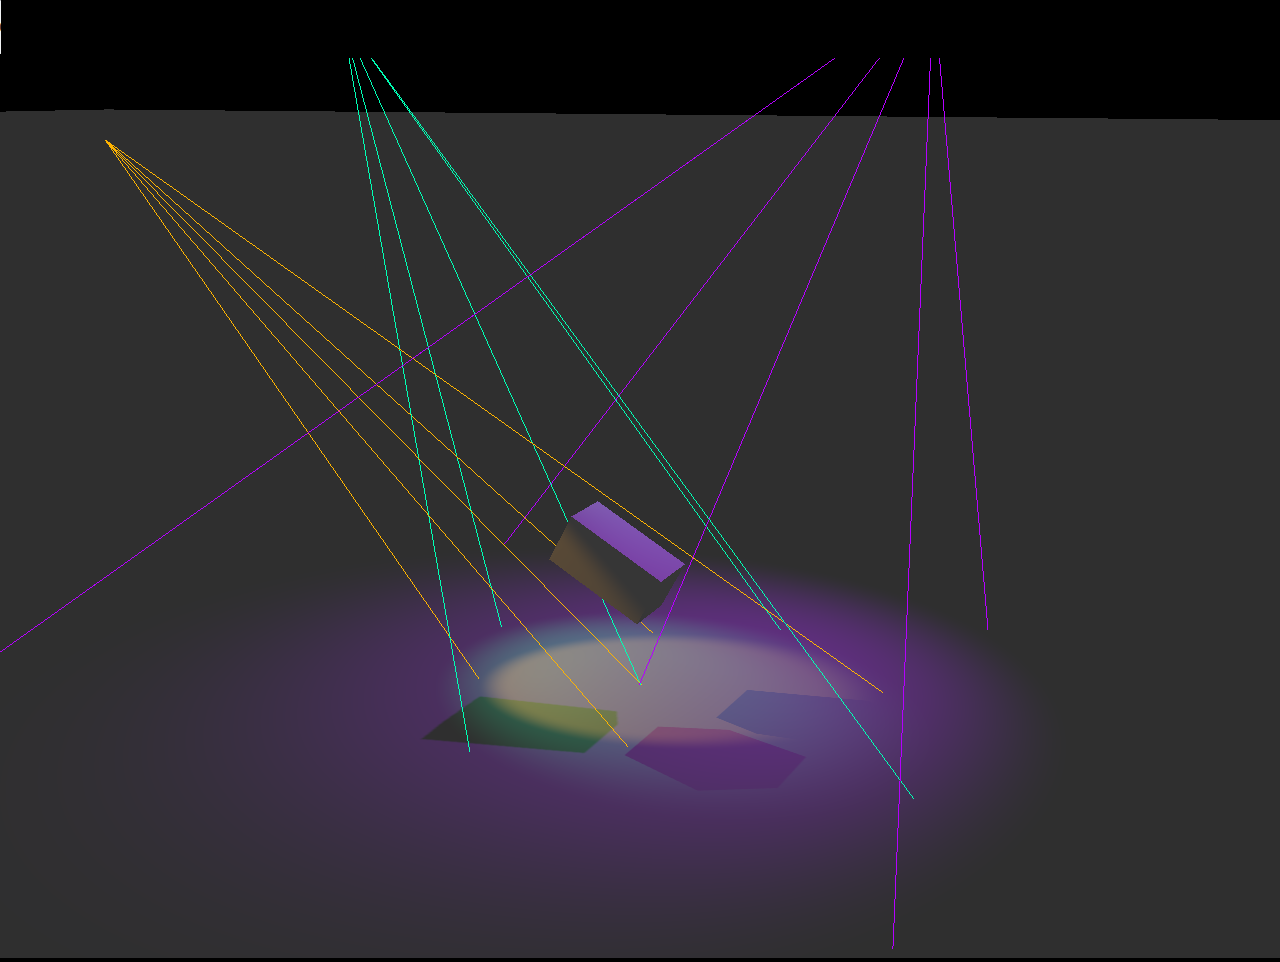
<file: jumper/index.html>
<!DOCTYPE html>
<html lang="en">
	<head>
		<title>dance</title>
		<meta charset="utf-8">
		<meta name="viewport" content="width=device-width, user-scalable=no, minimum-scale=1.0, maximum-scale=1.0">
		<style>
			body {
				background-color: #000;
				margin: 0px;
				overflow: hidden;
			}

			a {
				color: #ff0080;
				text-decoration: none;
			}

			a:hover {
				color: #0080ff;
			}
		</style>

		<script type="text/javascript">
			function jumpurl(){
				location='http://localhost:63342/jumper/find_door.html';
			}
			function url(){
				setTimeout('jumpurl()',22000);
			}
		</script>

	</head>

	<body onload="url();">

	<audio src="dance.mp3" controls autoplay></audio>

		<script src="js/three.min.js"></script>
		<script >
			var TWEEN = TWEEN || function () {
				var a = [];
				return {
					REVISION: "7",
					getAll: function () {
						return a
					},
					removeAll: function () {
						a = []
					},
					add: function (c) {
						a.push(c)
					},
					remove: function (c) {
						c = a.indexOf(c);
						-1 !== c && a.splice(c, 1)
					},
					update: function (c) {
						if (0 === a.length)
							return !1;
						for (var b = 0, d = a.length, c = void 0 !== c ? c : Date.now(); b < d; )
							a[b].update(c) ? b++ : (a.splice(b, 1), d--);
						return !0
					}
				}
			}
			();
			TWEEN.Tween = function (a) {
				var c = {},
						b = {},
						d = 1E3,
						e = 0,
						f = null,
						h = TWEEN.Easing.Linear.None,
						r = TWEEN.Interpolation.Linear,
						k = [],
						l = null,
						m = !1,
						n = null,
						p = null;
				this.to = function (a, c) {
					null !== c && (d = c);
					b = a;
					return this
				};
				this.start = function (d) {
					TWEEN.add(this);
					m = !1;
					f = void 0 !== d ? d : Date.now();
					f += e;
					for (var g in b)
						if (null !== a[g]) {
							if (b[g]instanceof Array) {
								if (0 === b[g].length)
									continue;
								b[g] = [a[g]].concat(b[g])
							}
							c[g] = a[g]
						}
					return this
				};

				this.easing =
						function (a) {
							h = a;
							return this
						};
				this.update = function (e) {
					if (e < f)
						return !0;
					!1 === m && (null !== l && l.call(a), m = !0);
					var g = (e - f) / d,
							g = 1 < g ? 1 : g,
							i = h(g),
							j;
					for (j in c) {
						var s = c[j],
								q = b[j];
						a[j] = q instanceof Array ? r(q, i) : s + (q - s) * i
					}
					null !== n && n.call(a, i);
					if (1 === g) {
						null !== p && p.call(a);
						g = 0;
						for (i = k.length; g <
						i; g++)
							k[g].start(e);
						return !1
					}
					return !0
				}
			};
			TWEEN.Easing = {
				Linear: {
					None: function (a) {
						return a
					}
				},
				Quadratic: {
					/**
					 * @return {number}
					 */
					In: function (a) {
						return a * a
					},
					/**
					 * @return {number}
					 */
					Out: function (a) {
						return a * (2 - a)
					},
					/**
					 * @return {number}
					 */
					InOut: function (a) {
						return 1 > (a *= 2) ? 0.5 * a * a : -0.5 * (--a * (a - 2) - 1)
					}
				},
				Cubic: {
					/**
					 * @return {number}
					 */
					In: function (a) {
						return a * a * a
					},
					/**
					 * @return {number}
					 */
					Out: function (a) {
						return --a * a * a + 1
					},
					/**
					 * @return {number}
					 */
					InOut: function (a) {
						return 1 > (a *= 2) ? 0.5 * a * a * a : 0.5 * ((a -= 2) * a * a + 2)
					}
				},
				Quartic: {
					/**
					 * @return {number}
					 */
					In: function (a) {
						return a * a * a * a
					},
					/**
					 * @return {number}
					 */
					Out: function (a) {
						return 1 - --a * a * a * a
					},
					/**
					 * @return {number}
					 */
					InOut: function (a) {
						return 1 > (a *= 2) ? 0.5 * a * a * a * a : -0.5 * ((a -= 2) * a * a * a - 2)
					}
				},
				Quintic: {
					/**
					 * @return {number}
					 */
					In: function (a) {
						return a * a * a *
								a * a
					},
					/**
					 * @return {number}
					 */
					Out: function (a) {
						return --a * a * a * a * a + 1
					},
					/**
					 * @return {number}
					 */
					InOut: function (a) {
						return 1 > (a *= 2) ? 0.5 * a * a * a * a * a : 0.5 * ((a -= 2) * a * a * a * a + 2)
					}
				},
				Sinusoidal: {
					/**
					 * @return {number}
					 */
					In: function (a) {
						return 1 - Math.cos(a * Math.PI / 2)
					},
					/**
					 * @return {number}
					 */
					Out: function (a) {
						return Math.sin(a * Math.PI / 2)
					},
					/**
					 * @return {number}
					 */
					InOut: function (a) {
						return 0.5 * (1 - Math.cos(Math.PI * a))
					}
				},
				Exponential: {
					/**
					 * @return {number}
					 */
					In: function (a) {
						return 0 === a ? 0 : Math.pow(1024, a - 1)
					},
					/**
					 * @return {number}
					 */
					Out: function (a) {
						return 1 === a ? 1 : 1 - Math.pow(2, -10 * a)
					},
					/**
					 * @return {number}
					 */
					InOut: function (a) {
						return 0 === a ? 0 : 1 === a ? 1 : 1 > (a *= 2) ? 0.5 * Math.pow(1024, a - 1) : 0.5 * (-Math.pow(2, -10 * (a - 1)) + 2)
					}
				},
				Circular: {
					/**
					 * @return {number}
					 */
					In: function (a) {
						return 1 -
								Math.sqrt(1 - a * a)
					},
					/**
					 * @return {number}
					 */
					Out: function (a) {
						return Math.sqrt(1 - --a * a)
					},
					/**
					 * @return {number}
					 */
					InOut: function (a) {
						return 1 > (a *= 2) ? -0.5 * (Math.sqrt(1 - a * a) - 1) : 0.5 * (Math.sqrt(1 - (a -= 2) * a) + 1)
					}
				},
				Elastic: {
					/**
					 * @return {number}
					 */
					In: function (a) {
						var c,
								b = 0.1;
						if (0 === a)
							return 0;
						if (1 === a)
							return 1;
						!b || 1 > b ? (b = 1, c = 0.1) : c = 0.4 * Math.asin(1 / b) / (2 * Math.PI);
						return  - (b * Math.pow(2, 10 * (a -= 1)) * Math.sin((a - c) * 2 * Math.PI / 0.4))
					},
					/**
					 * @return {number}
					 */
					Out: function (a) {
						var c,
								b = 0.1;
						if (0 === a)
							return 0;
						if (1 === a)
							return 1;
						!b || 1 > b ? (b = 1, c = 0.1) : c = 0.4 * Math.asin(1 / b) / (2 * Math.PI);
						return b * Math.pow(2, -10 * a) * Math.sin((a - c) *
								2 * Math.PI / 0.4) + 1
					},
					/**
					 * @return {number}
					 */
					InOut: function (a) {
						var c,
								b = 0.1;
						if (0 === a)
							return 0;
						if (1 === a)
							return 1;
						!b || 1 > b ? (b = 1, c = 0.1) : c = 0.4 * Math.asin(1 / b) / (2 * Math.PI);
						return 1 > (a *= 2) ? -0.5 * b * Math.pow(2, 10 * (a -= 1)) * Math.sin((a - c) * 2 * Math.PI / 0.4) : 0.5 * b * Math.pow(2, -10 * (a -= 1)) * Math.sin((a - c) * 2 * Math.PI / 0.4) + 1
					}
				},
				Back: {
					/**
					 * @return {number}
					 */
					In: function (a) {
						return a * a * (2.70158 * a - 1.70158)
					},
					/**
					 * @return {number}
					 */
					Out: function (a) {
						return --a * a * (2.70158 * a + 1.70158) + 1
					},
					/**
					 * @return {number}
					 */
					InOut: function (a) {
						return 1 > (a *= 2) ? 0.5 * a * a * (3.5949095 * a - 2.5949095) : 0.5 * ((a -= 2) * a * (3.5949095 * a + 2.5949095) + 2)
					}
				},
				Bounce: {
					/**
					 * @return {number}
					 */
					In: function (a) {
						return 1 -
								TWEEN.Easing.Bounce.Out(1 - a)
					},
					/**
					 * @return {number}
					 */
					Out: function (a) {
						return a < 1 / 2.75 ? 7.5625 * a * a : a < 2 / 2.75 ? 7.5625 * (a -= 1.5 / 2.75) * a + 0.75 : a < 2.5 / 2.75 ? 7.5625 * (a -= 2.25 / 2.75) * a + 0.9375 : 7.5625 * (a -= 2.625 / 2.75) * a + 0.984375
					},
					/**
					 * @return {number}
					 */
					InOut: function (a) {
						return 0.5 > a ? 0.5 * TWEEN.Easing.Bounce.In(2 * a) : 0.5 * TWEEN.Easing.Bounce.Out(2 * a - 1) + 0.5
					}
				}
			};
			TWEEN.Interpolation = {
				Linear: function (a, c) {
					var b = a.length - 1,
							d = b * c,
							e = Math.floor(d),
							f = TWEEN.Interpolation.Utils.Linear;
					return 0 > c ? f(a[0], a[1], d) : 1 < c ? f(a[b], a[b - 1], b - d) : f(a[e], a[e + 1 > b ? b : e + 1], d - e)
				},
				Bezier: function (a, c) {
					var b = 0,
							d = a.length - 1,
							e = Math.pow,
							f = TWEEN.Interpolation.Utils.Bernstein,
							h;
					for (h = 0; h <= d; h++)
						b += e(1 - c, d - h) * e(c, h) * a[h] * f(d, h);
					return b
				},
				/**
				 * @return {number}
				 */
				CatmullRom: function (a, c) {
					var b = a.length - 1,
							d = b * c,
							e = Math.floor(d),
							f = TWEEN.Interpolation.Utils.CatmullRom;
					return a[0] === a[b] ? (0 > c && (e = Math.floor(d = b * (1 + c))), f(a[(e -
							1 + b) % b], a[e], a[(e + 1) % b], a[(e + 2) % b], d - e)) : 0 > c ? a[0] - (f(a[0], a[0], a[1], a[1], -d) - a[0]) : 1 < c ? a[b] - (f(a[b], a[b], a[b - 1], a[b - 1], d - b) - a[b]) : f(a[e ? e - 1 : 0], a[e], a[b < e + 1 ? b : e + 1], a[b < e + 2 ? b : e + 2], d - e)
				},
				Utils: {
					Linear: function (a, c, b) {
						return (c - a) * b + a
					},
					/**
					 * @return {number}
					 */
					Bernstein: function (a, c) {
						var b = TWEEN.Interpolation.Utils.Factorial;
						return b(a) / b(c) / b(a - c)
					},
					Factorial: function () {
						var a = [1];
						return function (c) {
							var b = 1,
									d;
							if (a[c])
								return a[c];
							for (d = c; 1 < d; d--)
								b *= d;
							return a[c] = b
						}
					}
					(),
					CatmullRom: function (a, c, b, d, e) {
						var a = 0.5 * (b - a),
								d = 0.5 * (d - c),
								f =
										e * e;
						return (2 * c - 2 * b + a + d) * e * f + (-3 * c + 3 * b - 2 * a - d) * f + a * e + c
					}
				}
			};


		</script>
		<script src="js/OrbitControls.js"></script>
		<script>
			var Detector = {
				canvas: !! window.CanvasRenderingContext2D,
				webgl: ( function () {
					try {
						var canvas = document.createElement( 'canvas' ); return !! ( window.WebGLRenderingContext && ( canvas.getContext( 'webgl' ) || canvas.getContext( 'experimental-webgl' ) ) );
					} catch ( e ) {
						return false;
					}

				} )(),
				workers: !! window.Worker,
				fileapi: window.File && window.FileReader && window.FileList && window.Blob
			};
			// browserify support
			if ( typeof module === 'object' ) {
				module.exports = Detector;
			}
		</script>

		<script>

			var renderer = new THREE.WebGLRenderer();
			renderer.setPixelRatio( window.devicePixelRatio );

			var camera = new THREE.PerspectiveCamera( 35, window.innerWidth / window.innerHeight, 1, 2000 );
			var controls = new THREE.OrbitControls( camera, renderer.domElement );

			var scene = new THREE.Scene();

			var matFloor = new THREE.MeshPhongMaterial();
			var matBox = new THREE.MeshPhongMaterial( { color: 0xaaaaaa } );

			var geoFloor = new THREE.PlaneBufferGeometry( 2000, 2000 );
			var geoBox = new THREE.BoxBufferGeometry( 2, 4, 2 );

			var mshFloor = new THREE.Mesh( geoFloor, matFloor );
			mshFloor.rotation.x = - Math.PI * 0.5;
			var mshBox = new THREE.Mesh( geoBox, matBox );

			var ambient = new THREE.AmbientLight( 0x111111 );

			var spotLight1 = createSpotlight( 0xFF7F00 );
			var spotLight2 = createSpotlight( 0x00FF7F );
			var spotLight3 = createSpotlight( 0x7F00FF );

			var lightHelper1, lightHelper2, lightHelper3;

			function init() {

				renderer.shadowMap.enabled = true;
				renderer.shadowMap.type = THREE.PCFSoftShadowMap;

				renderer.gammaInput = true;
				renderer.gammaOutput = true;

				camera.position.set( 46, 22, - 21 );

				spotLight1.position.set( 15, 40, 45 );
				spotLight2.position.set( 0, 40, 35 );
				spotLight3.position.set( - 15, 40, 45 );

				lightHelper1 = new THREE.SpotLightHelper( spotLight1 );
				lightHelper2 = new THREE.SpotLightHelper( spotLight2 );
				lightHelper3 = new THREE.SpotLightHelper( spotLight3 );

				matFloor.color.set( 0x808080 );

				mshFloor.receiveShadow = true;
				mshFloor.position.set( 0, - 0.05, 0 );

				mshBox.castShadow = true;
				mshBox.receiveShadow = true;
				mshBox.position.set( 0, 5, 0 );

				scene.add( mshFloor );
				scene.add( mshBox );
				scene.add( ambient );
				scene.add( spotLight1, spotLight2, spotLight3 );
				scene.add( lightHelper1, lightHelper2, lightHelper3 );

				document.body.appendChild( renderer.domElement );
				onResize();
				window.addEventListener( 'resize', onResize, false );

				controls.target.set( 0, 7, 0 );
				controls.maxPolarAngle = Math.PI / 2;
				controls.update();

			}

			function createSpotlight( color ) {

				var newObj = new THREE.SpotLight( color, 2 );

				newObj.castShadow = true;
				newObj.angle = 0.3;
				newObj.penumbra = 0.2;
				newObj.decay = 2;
				newObj.distance = 50;

				newObj.shadow.mapSize.width = 1024;
				newObj.shadow.mapSize.height = 1024;

				return newObj;

			}

			function onResize() {
				camera.aspect = window.innerWidth / window.innerHeight;
				camera.updateProjectionMatrix();
				renderer.setSize( window.innerWidth, window.innerHeight );
			}

			function tween( light ) {

				new TWEEN.Tween( light ).to( {
					angle: ( Math.random() * 0.7 ) + 0.1,
					penumbra: Math.random() + 1
				}, Math.random() * 3000 + 2000 )
				.easing( TWEEN.Easing.Quadratic.Out ).start();

				new TWEEN.Tween( light.position ).to( {
					x: ( Math.random() * 30 ) - 15,
					y: ( Math.random() * 10 ) + 15,
					z: ( Math.random() * 30 ) - 15
				}, Math.random() * 3000 + 2000 )
				.easing( TWEEN.Easing.Quadratic.Out ).start();
			}
			function tween2( mshBox ) {

				new TWEEN.Tween( mshBox ).to( {
					angle: ( Math.random() * 0.7 ) + 0.1,
					penumbra: Math.random() + 1
				}, Math.random() * 3000 + 2000 )
						.easing( TWEEN.Easing.Quadratic.Out ).start();

				new TWEEN.Tween( mshBox.position ).to( {
					x: ( Math.random() * 10) -2,
					y: ( Math.random() *10) ,
					z: 0
				}, Math.random() * 3000 + 2000 )
						.easing( TWEEN.Easing.Quadratic.Out ).start();
				new TWEEN.Tween( mshBox.rotation ).to( {
					x: ( Math.random() )*Math.PI ,
					y: ( Math.random() )*Math.PI ,
					z: ( Math.random() )*Math.PI
				}, Math.random() * 3000 + 2000 )
						.easing( TWEEN.Easing.Quadratic.Out ).start();

			}

			function animate() {
				tween( spotLight1 );
				tween( spotLight2 );
				tween( spotLight3 );
				setTimeout( animate, 3000 );
			}
			function animate2(){
				tween2(mshBox);
				setTimeout( animate2, 300 );

			}
			var flag=true;
			var count=0;
			function render() {
				TWEEN.update();

				if ( lightHelper1 ) lightHelper1.update();
				if ( lightHelper2 ) lightHelper2.update();
				if ( lightHelper3 ) lightHelper3.update();

				renderer.render( scene, camera );

				requestAnimationFrame( render );

			}

			init();
			render();
			animate();
			animate2();

		</script>
	</body>
</html>
</file>
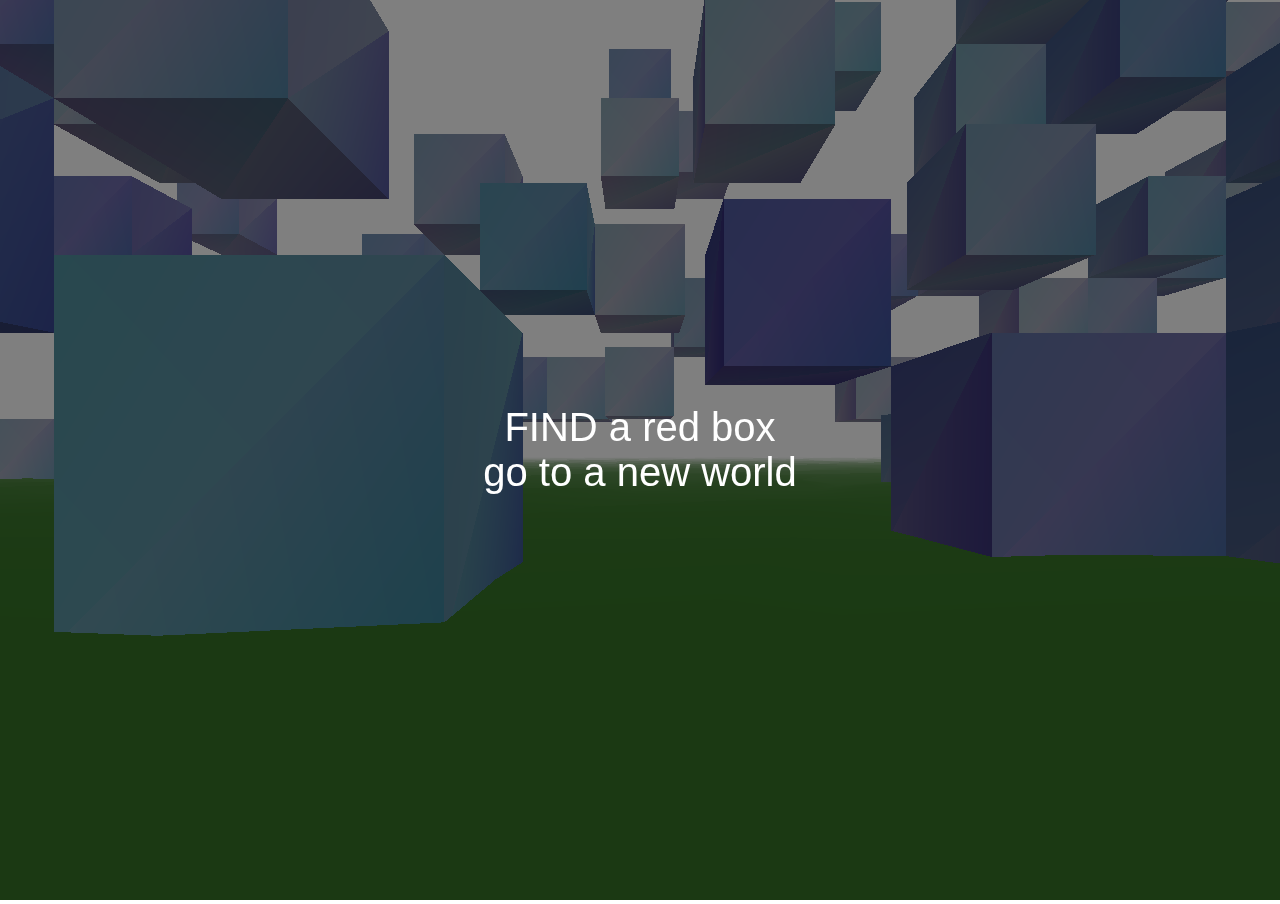
<file: jumper/find_door.html>
<!DOCTYPE html>
<html lang="en">
<head>
    <title>find_door</title>
    <meta charset="utf-8">
    <meta name="viewport" content="width=device-width, user-scalable=no, minimum-scale=1.0, maximum-scale=1.0">
    <style>
        html, body {
            width: 100%;
            height: 100%;
        }

        body {
            background-color: #ffffff;
            margin: 0;
            overflow: hidden;
            font-family: arial;
        }

        #blocker {

            position: absolute;

            width: 100%;
            height: 100%;

            background-color: rgba(0, 0, 0, 0.5);

        }

        #instructions {

            width: 100%;
            height: 100%;

            display: -webkit-box;
            display: -moz-box;

            -webkit-box-orient: horizontal;
            -moz-box-orient: horizontal;
            box-orient: horizontal;

            -webkit-box-pack: center;
            -moz-box-pack: center;
            box-pack: center;

            -webkit-box-align: center;
            -moz-box-align: center;
            box-align: center;

            color: #ffffff;
            text-align: center;

            cursor: pointer;

        }

    </style>
</head>
<body>

<script src="js/three.min.js"></script>
<script>
    THREE.PointerLockControls = function (camera) {
        var scope = this;
        camera.rotation.set(0, 0, 0);
        var pitchObject = new THREE.Object3D();
        pitchObject.add(camera);

        var yawObject = new THREE.Object3D();
        yawObject.position.y = 10;
        yawObject.add(pitchObject);

        var PI_2 = Math.PI / 2;
        var onMouseMove = function (event) {
            if (scope.enabled === false) return;
            var movementX = event.movementX || 0;
            var movementY = event.movementY || 0;

            yawObject.rotation.y -= movementX * 0.002;
            pitchObject.rotation.x -= movementY * 0.002;
            pitchObject.rotation.x = Math.max(-PI_2, Math.min(PI_2, pitchObject.rotation.x));
        };

        this.dispose = function () {
            document.removeEventListener('mousemove', onMouseMove, false);
        };
        document.addEventListener('mousemove', onMouseMove, false);
        this.enabled = false;
        this.getObject = function () {
            return yawObject;
        };

        this.getDirection = function () {
            var direction = new THREE.Vector3(0, 0, -1);
            var rotation = new THREE.Euler(0, 0, 0, 'YXZ');
            return function (v) {
                rotation.set(pitchObject.rotation.x, yawObject.rotation.y, 0);
                v.copy(direction).applyEuler(rotation);
                return v;
            };
        }();
    };
</script>

<div id="blocker">

    <div id="instructions">
        <span style="font-size:40px">FIND a red box<br>go to a new world</span>
        <br/>
    </div>

</div>

<script>

    var camera, scene, renderer, controls;

    var objects = [];
	var door;

    var raycaster;

    var blocker = document.getElementById('blocker');
    var instructions = document.getElementById('instructions');

    var havePointerLock = 'pointerLockElement' in document;

    if (havePointerLock) {

        var element = document.body;

        var pointerlockchange = function (event) {

            if (document.pointerLockElement === element) {

                controlsEnabled = true;
                controls.enabled = true;

                blocker.style.display = 'none';

            } else {
                controls.enabled = false;
                blocker.style.display = 'block';
                instructions.style.display = '';
            }
        };

        var pointerlockerror = function (event) {
            instructions.style.display = '';
        };

        // Hook pointer lock state change events
        document.addEventListener('pointerlockchange', pointerlockchange, false);

        document.addEventListener('pointerlockerror', pointerlockerror, false);

        instructions.addEventListener('click', function (event) {

            instructions.style.display = 'none';

            // Ask the browser to lock the pointer
            element.requestPointerLock = element.requestPointerLock;
            element.requestPointerLock();

        }, false);

    } else {

        instructions.innerHTML = 'Your browser doesn\'t seem to support Pointer Lock API';

    }

    init();
    animate();

    var controlsEnabled = false;

    var moveForward = false;
    var moveBackward = false;
    var moveLeft = false;
    var moveRight = false;
    var canJump = false;

    var prevTime = performance.now();
    var velocity = new THREE.Vector3();
    var direction = new THREE.Vector3();

    function init() {

        camera = new THREE.PerspectiveCamera(75, window.innerWidth / window.innerHeight, 1, 1000);

        scene = new THREE.Scene();
        scene.background = new THREE.Color(0xffffff);
        scene.fog = new THREE.Fog(0xffffff, 0, 750);

        var light = new THREE.HemisphereLight(0xeeeeff, 0x777788, 0.75);
        light.position.set(0.5, 1, 0.75);
        scene.add(light);

        controls = new THREE.PointerLockControls(camera);
        scene.add(controls.getObject());

        var onKeyDown = function (event) {

            switch (event.keyCode) {

                case 38: // up
                case 87: // w
                    moveForward = true;
                    break;

                case 37: // left
                case 65: // a
                    moveLeft = true;
                    break;

                case 40: // down
                case 83: // s
                    moveBackward = true;
                    break;

                case 39: // right
                case 68: // d
                    moveRight = true;
                    break;

                case 32: // space
                    if (canJump === true) velocity.y += 350;
                    canJump = false;
                    break;
                case 67://c
                    location.href = "http://localhost:63342/jumper/jumper.html";

            }

        };

        var onKeyUp = function (event) {

            switch (event.keyCode) {
                case 87: // w
                    moveForward = false;
                    break;
                case 65: // a
                    moveLeft = false;
                    break;
                case 83: // s
                    moveBackward = false;
                    break;
                case 68: // d
                    moveRight = false;
                    break;
            }

        };

        document.addEventListener('keydown', onKeyDown, false);
        document.addEventListener('keyup', onKeyUp, false);

        raycaster = new THREE.Raycaster(new THREE.Vector3(), new THREE.Vector3(0, -1, 0), 0, 10);

        // floor

        var floorGeometry = new THREE.PlaneGeometry(2000, 2000, 100, 100);
        floorGeometry.rotateX(-Math.PI / 2);

        for (var i = 0, l = floorGeometry.vertices.length; i < l; i++) {

            var vertex = floorGeometry.vertices[i];
            vertex.x += Math.random() * 20 - 10;
            vertex.y += Math.random() * 2;
            vertex.z += Math.random() * 20 - 10;

        }

        for (var i = 0, l = floorGeometry.faces.length; i < l; i++) {

            var face = floorGeometry.faces[i];
            face.vertexColors[0] = new THREE.Color().setHSL(0.3, 0.5, 0.3);
            face.vertexColors[1] = new THREE.Color().setHSL(0.3, 0.5, 0.3);
            face.vertexColors[2] = new THREE.Color().setHSL(0.3, 0.5, 0.3);

        }
        var floorMaterial = new THREE.MeshBasicMaterial({vertexColors: THREE.VertexColors});
        var floor = new THREE.Mesh(floorGeometry, floorMaterial);
        scene.add(floor);

        // objects

        var boxGeometry = new THREE.BoxGeometry(20, 20, 20);

        for (var i = 0, l = boxGeometry.faces.length; i < l; i++) {
            var face = boxGeometry.faces[i];
            face.vertexColors[0] = new THREE.Color().setHSL(Math.random() * 0.3 + 0.5, 0.75, Math.random() * 0.25 + 0.75);
            face.vertexColors[1] = new THREE.Color().setHSL(Math.random() * 0.3 + 0.5, 0.75, Math.random() * 0.25 + 0.75);
            face.vertexColors[2] = new THREE.Color().setHSL(Math.random() * 0.3 + 0.5, 0.75, Math.random() * 0.25 + 0.75);
        }
        for (var i = 0; i < 500; i++) {
            var boxMaterial = new THREE.MeshPhongMaterial({
                specular: 0xffffff,
                flatShading: true,
                vertexColors: THREE.VertexColors
            });
            boxMaterial.color.setHSL(Math.random() * 0.2 + 0.5, 0.75, Math.random() * 0.25 + 0.75);

            var box = new THREE.Mesh(boxGeometry, boxMaterial);
            box.position.x = Math.floor(Math.random() * 20 - 10) * 20;
            box.position.y = Math.floor(Math.random() * 20) * 20 + 10;
            box.position.z = Math.floor(Math.random() * 20 - 10) * 20;

            scene.add(box);
            objects.push(box);

        }

        //门
		var doorMaterial=new THREE.MeshPhongMaterial({
			color:0xff0000
		});
        var random=Math.random();
		door = new THREE.Mesh(boxGeometry, doorMaterial);
		door.position.x = Math.floor(random * 20 - 10) * 10;
		door.position.y = Math.floor(random * 20) * 10 + 10;
		door.position.z = Math.floor(random* 20 - 10) * 10;
		scene.add(door);


        //

        renderer = new THREE.WebGLRenderer();
        renderer.setPixelRatio(window.devicePixelRatio);
        renderer.setSize(window.innerWidth, window.innerHeight);
        document.body.appendChild(renderer.domElement);

        //

        window.addEventListener('resize', onWindowResize, false);

    }

    function onWindowResize() {

        camera.aspect = window.innerWidth / window.innerHeight;
        camera.updateProjectionMatrix();

        renderer.setSize(window.innerWidth, window.innerHeight);

    }

    function animate() {

        requestAnimationFrame(animate);
        if (controlsEnabled === true) {

            raycaster.ray.origin.copy(controls.getObject().position);
            raycaster.ray.origin.y -= 10;

            var intersections = raycaster.intersectObjects(objects);

            var onObject = intersections.length > 0;

            var time = performance.now();
            var delta = (time - prevTime) / 1000;

            velocity.x -= velocity.x * 10.0 * delta;
            velocity.z -= velocity.z * 10.0 * delta;

            velocity.y -= 9.8 * 100.0 * delta; // 100.0 = mass

            direction.z = Number(moveForward) - Number(moveBackward);
            direction.x = Number(moveLeft) - Number(moveRight);
            direction.normalize(); // this ensures consistent movements in all directions

            if (moveForward || moveBackward) velocity.z -= direction.z * 400.0 * delta;
            if (moveLeft || moveRight) velocity.x -= direction.x * 400.0 * delta;
            if (onObject === true) {
                velocity.y = Math.max(0, velocity.y);
                canJump = true;
            }

            controls.getObject().translateX(velocity.x * delta);
            controls.getObject().translateY(velocity.y * delta);
            controls.getObject().translateZ(velocity.z * delta);

            if (controls.getObject().position.y < 10) {
                velocity.y = 0;
                controls.getObject().position.y = 10;
                canJump = true;
            }
            prevTime = time;
        }
        renderer.render(scene, camera);
    }
</script>
</body>
</html>
</file>
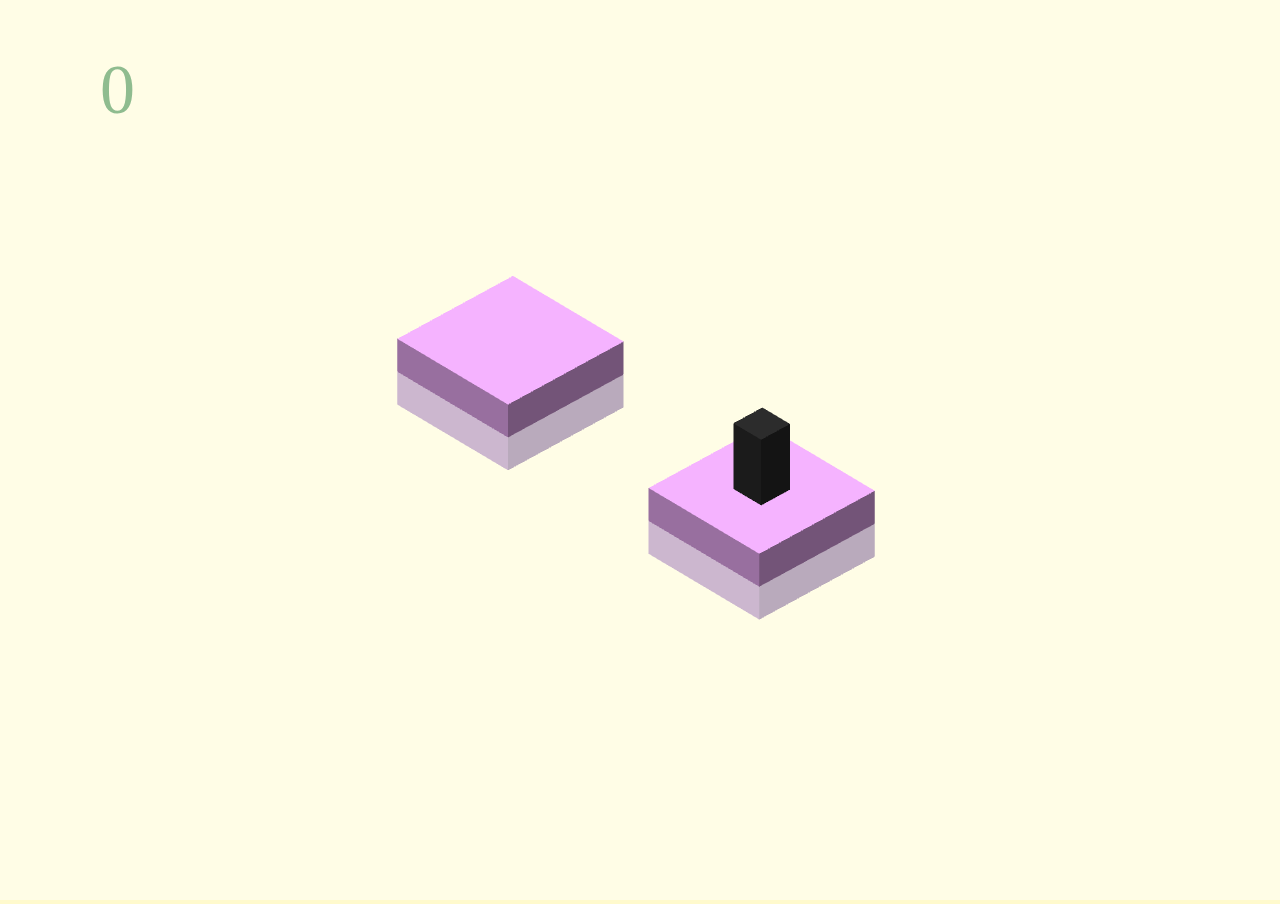
<file: jumper/jumper.html>
<!DOCTYPE html>
<html lang="en">
<head>
    <meta charset="UTF-8">
    <title>jumper</title>
    <meta name="viewport" content="width=device-width, maximum-scale=1, user-scalable=no">
    <link rel="stylesheet" type="text/css" href="jumper.css">
</head>

<body>
    <span class="score">
        0
    </span>
    <div class="mask">
        <div class="content">
            <div>
                <div class="score_text">=SCORE=</div>
                <div class="score_show">0</div>
            </div>
            <button class="restart">RESTART</button>
        </div>
    </div>
<!--        <canvas width="1218" height="646" style="width: 1218px; height: 646px;"></canvas>-->
</body>
<script src="js/three.min.js"></script>
<script src="js/jQuery.js"></script>
<script src="myGame.js"></script>
<script src="main.js"></script>

</html>
</file>
<file: jumper/jumper.css>
*{
    margin: 0px;
    padding: 0px;
}
body{
    width:100%;
    background-color: lemonchiffon;
    -webkit-user-select: none;
    user-select: none;
}
.score{
    margin: 50px 100px;
    font-size: 70px;
    font-family: "Curlz MT";
    color: darkseagreen;
    position: fixed;
}
.mask{
    margin: 50px 200px;
    width: 60%;
    height: 500px;
    background-color: darkgrey;
    opacity: 0.7;
    border: 5px solid black;
    border-radius: 20px;
    position:fixed;
    display: none;
    flex-direction: column;
    justify-content: center;
    align-items: center;
}
.content{
    margin:0px auto;
    width:100%;
    height:600px;
    display: flex;
    flex-direction: column;
    align-items: center;
    justify-content: center;
}
.score_text{
    padding: 50px 300px;
    font-size: 30px;
    font-family: Candara;
    font-weight: bold;
    color: #00326b;
    opacity: 0.5;
}
.score_show{
    margin: 0px 300px;
    font-family: "Californian FB";
    font-size: 150px;
    color: indigo;
}
.restart{
    margin: 50px 270px;
    padding: 10px 10px;
    font-size: 30px;
    border-radius: 30px;
    background-color: white;
    border-color: darkolivegreen;
    color: darkolivegreen;

}
</file>
